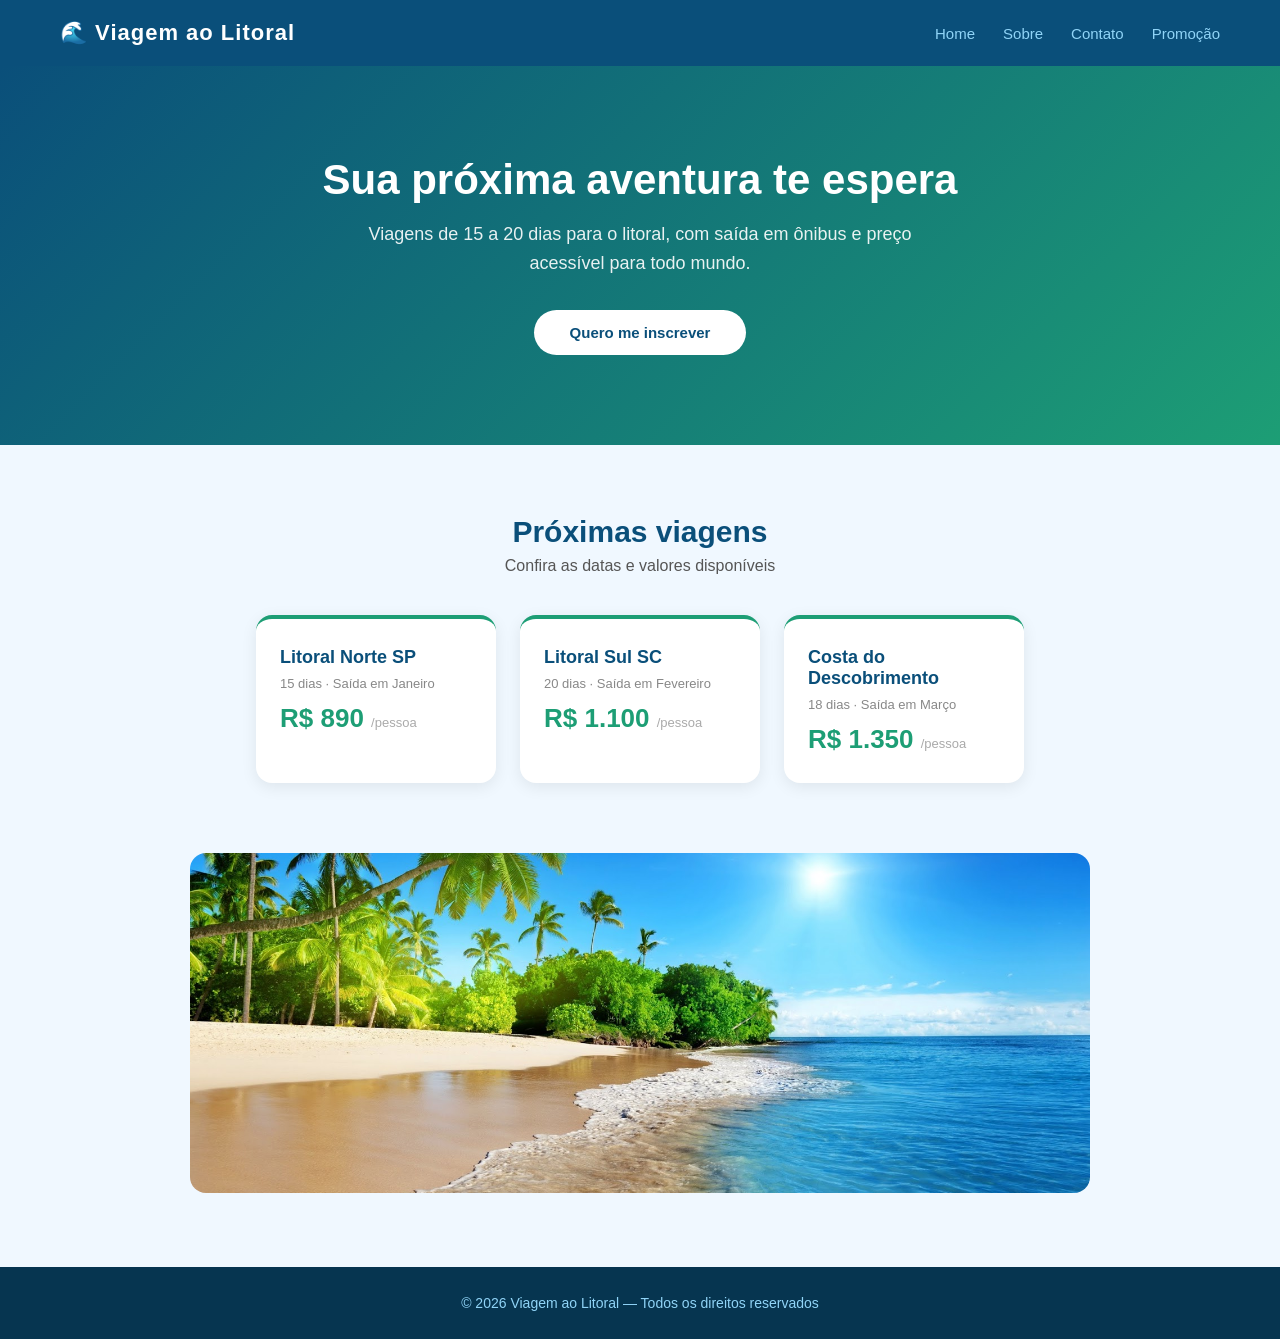
<file: index.html>
<!DOCTYPE html>
<html lang="pt-BR">
  <head>
    <meta charset="UTF-8">
    <title>Viagem ao Litoral</title>
    <link rel="stylesheet" href="css/style.css">
  </head>
  <body>

    <header>
      <h1>🌊 Viagem ao Litoral</h1>
      <nav>
        <a href="index.html">Home</a>
        <a href="sobre.html">Sobre</a>
        <a href="contato.html">Contato</a>
        <a href="promo/index.html">Promoção</a>
      </nav>
    </header>

    <main>

      <section class="hero">
        <h2>Sua próxima aventura te espera</h2>
        <p>Viagens de 15 a 20 dias para o litoral, com saída em ônibus e preço acessível para todo mundo.</p>
        <a href="contato.html" class="btn">Quero me inscrever</a>
      </section>

      <section class="viagens">
        <h2>Próximas viagens</h2>
        <p>Confira as datas e valores disponíveis</p>
        <div class="cards">
          <div class="card">
            <div class="destino">Litoral Norte SP</div>
            <div class="duracao">15 dias · Saída em Janeiro</div>
            <div class="preco">R$ 890 <span>/pessoa</span></div>
          </div>
          <div class="card">
            <div class="destino">Litoral Sul SC</div>
            <div class="duracao">20 dias · Saída em Fevereiro</div>
            <div class="preco">R$ 1.100 <span>/pessoa</span></div>
          </div>
          <div class="card">
            <div class="destino">Costa do Descobrimento</div>
            <div class="duracao">18 dias · Saída em Março</div>
            <div class="preco">R$ 1.350 <span>/pessoa</span></div>
          </div>
        </div>
      </section>

      <section class="galeria">
        <img src="img/praia.png" alt="Foto da praia">
      </section>

    </main>

    <footer>
      <p>© 2026 Viagem ao Litoral — Todos os direitos reservados</p>
    </footer>

  </body>
</html>
</file>
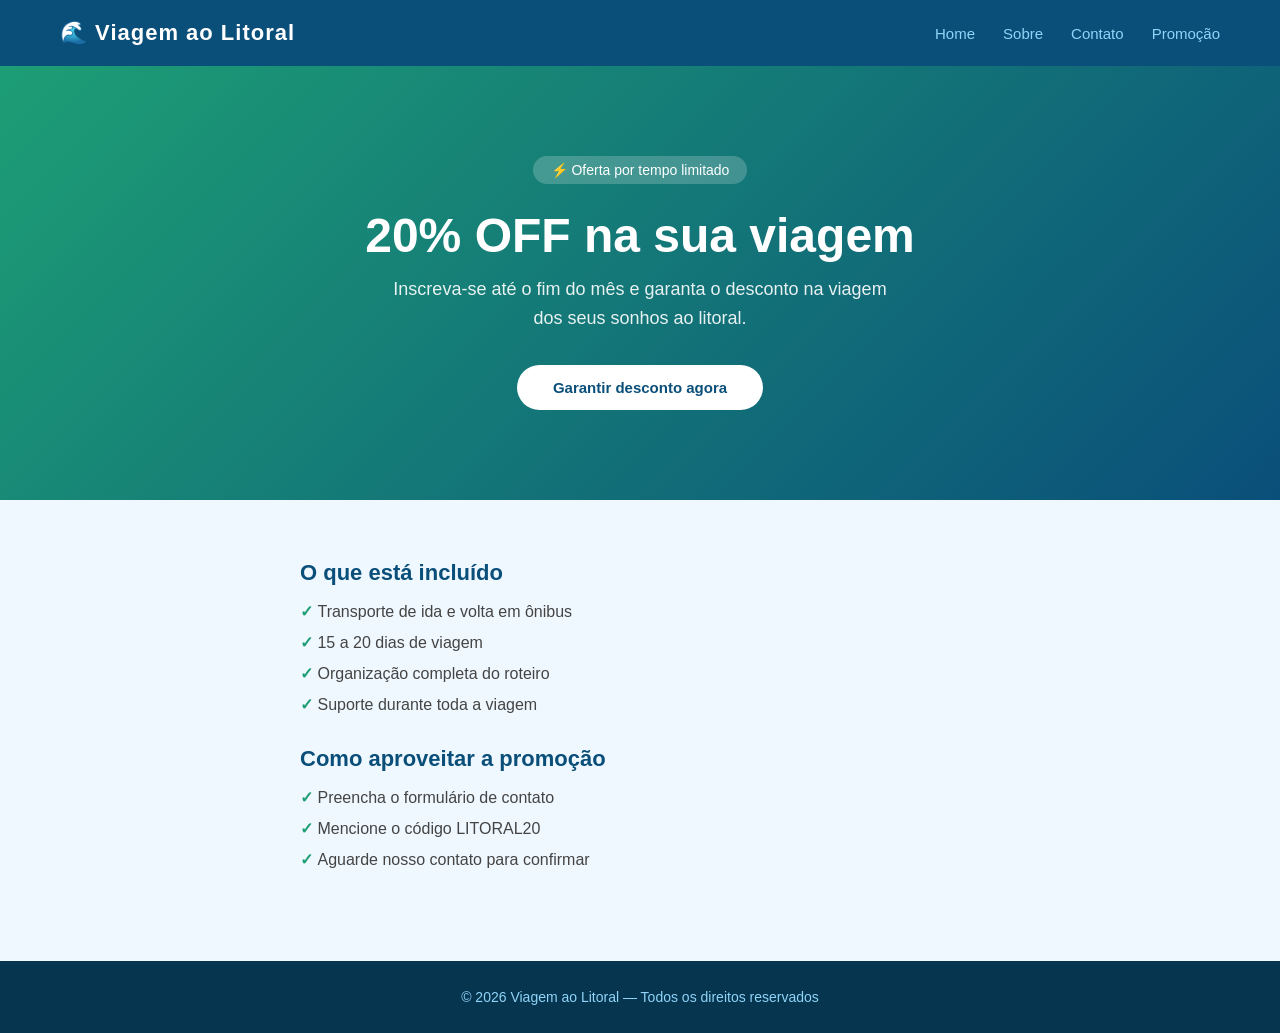
<file: promo/index.html>
<!DOCTYPE html>
<html lang="pt-BR">
  <head>
    <meta charset="UTF-8">
    <title>Promoção — Viagem ao Litoral</title>
    <link rel="stylesheet" href="../css/style.css">
  </head>
  <body>

    <header>
      <h1>🌊 Viagem ao Litoral</h1>
      <nav>
        <a href="../index.html">Home</a>
        <a href="../sobre.html">Sobre</a>
        <a href="../contato.html">Contato</a>
        <a href="index.html">Promoção</a>
      </nav>
    </header>

    <main>

      <section class="promo-hero">
        <div class="tag">⚡ Oferta por tempo limitado</div>
        <h2>20% OFF na sua viagem</h2>
        <p>Inscreva-se até o fim do mês e garanta o desconto na viagem dos seus sonhos ao litoral.</p>
        <a href="../contato.html" class="btn">Garantir desconto agora</a>
      </section>

      <section class="promo-detalhes">
        <h3>O que está incluído</h3>
        <ul>
          <li>Transporte de ida e volta em ônibus</li>
          <li>15 a 20 dias de viagem</li>
          <li>Organização completa do roteiro</li>
          <li>Suporte durante toda a viagem</li>
        </ul>

        <h3>Como aproveitar a promoção</h3>
        <ul>
          <li>Preencha o formulário de contato</li>
          <li>Mencione o código LITORAL20</li>
          <li>Aguarde nosso contato para confirmar</li>
        </ul>
      </section>

    </main>

    <footer>
      <p>© 2026 Viagem ao Litoral — Todos os direitos reservados</p>
    </footer>

  </body>
</html>
</file>
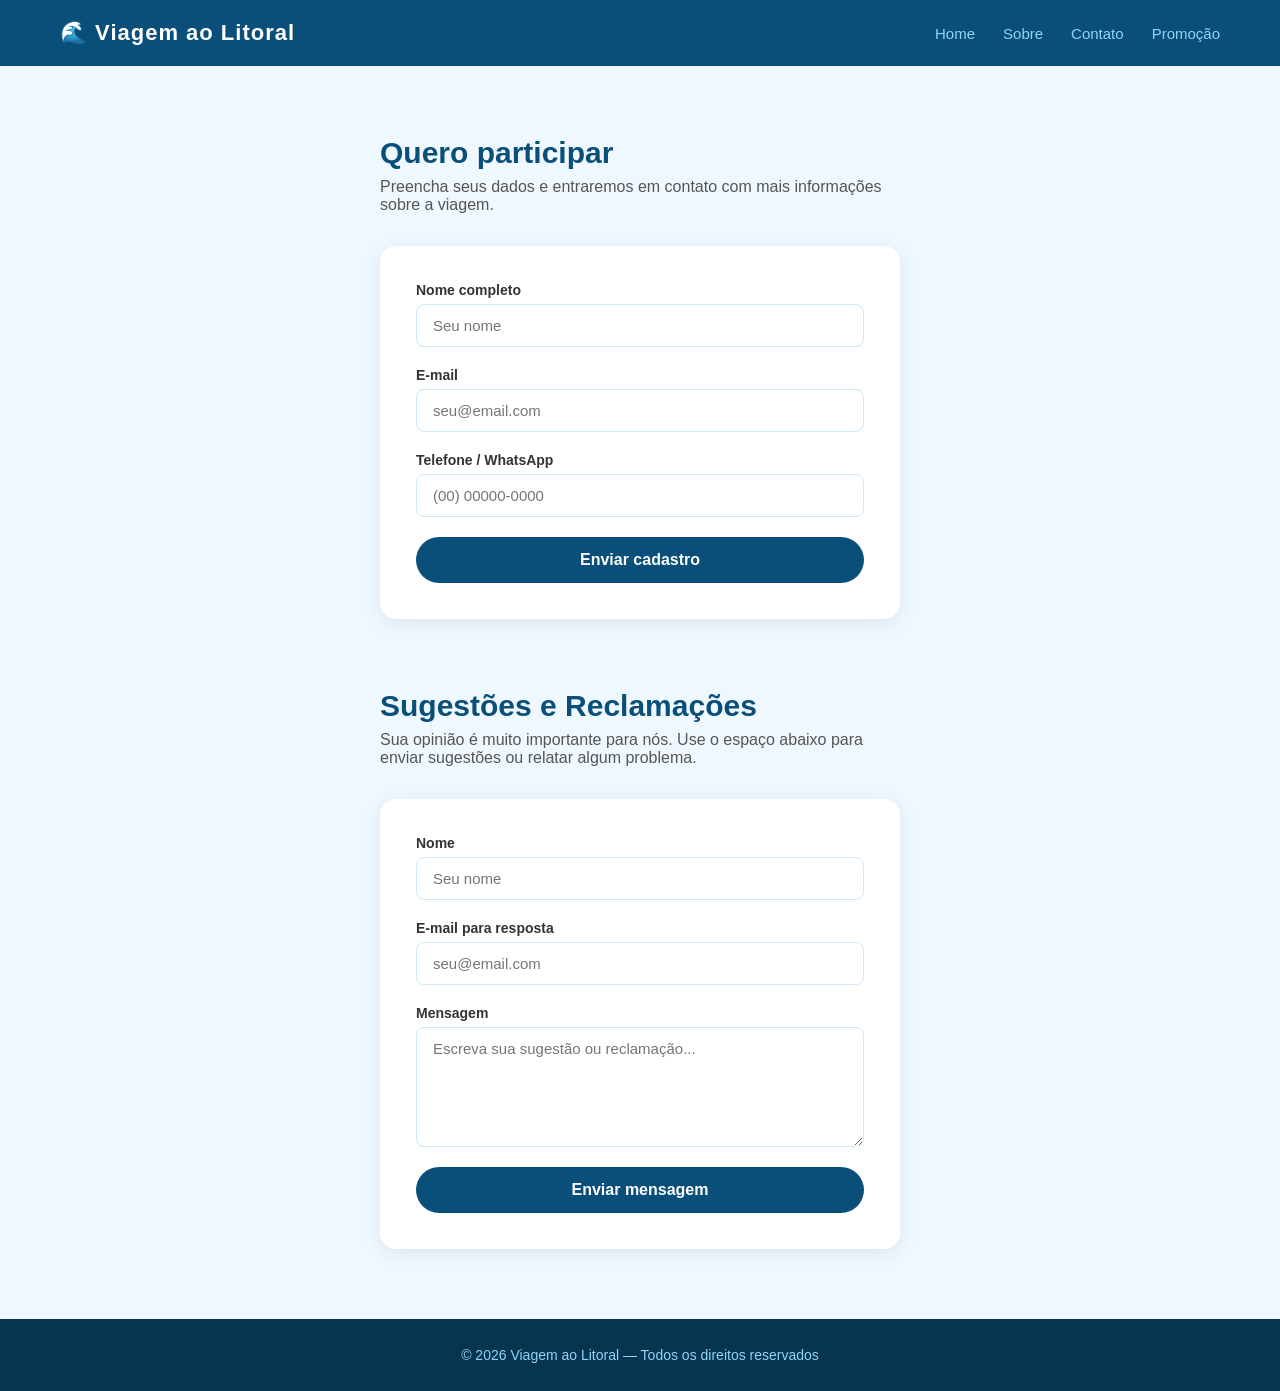
<file: contato.html>
<!DOCTYPE html>
<html lang="pt-BR">
  <head>
    <meta charset="UTF-8">
    <title>Contato — Viagem ao Litoral</title>
    <link rel="stylesheet" href="css/style.css">
  </head>
  <body>

    <header>
      <h1>🌊 Viagem ao Litoral</h1>
      <nav>
        <a href="index.html">Home</a>
        <a href="sobre.html">Sobre</a>
        <a href="contato.html">Contato</a>
        <a href="promo/index.html">Promoção</a>
      </nav>
    </header>

    <main>

      <section class="contato-section">
        <h2>Quero participar</h2>
        <p>Preencha seus dados e entraremos em contato com mais informações sobre a viagem.</p>

        <form class="formulario">
          <label>
            Nome completo
            <input type="text" placeholder="Seu nome">
          </label>
          <label>
            E-mail
            <input type="email" placeholder="seu@email.com">
          </label>
          <label>
            Telefone / WhatsApp
            <input type="tel" id="telefone" placeholder="(00) 00000-0000" maxlength="15">
          </label>
          <button type="submit">Enviar cadastro</button>
        </form>
      </section>

      <section class="contato-section" style="margin-top: 0; padding-top: 0;">
        <h2>Sugestões e Reclamações</h2>
        <p>Sua opinião é muito importante para nós. Use o espaço abaixo para enviar sugestões ou relatar algum problema.</p>

        <form class="formulario">
          <label>
            Nome
            <input type="text" placeholder="Seu nome">
          </label>
          <label>
            E-mail para resposta
            <input type="email" placeholder="seu@email.com">
          </label>
          <label>
            Mensagem
            <textarea placeholder="Escreva sua sugestão ou reclamação..." style="padding: 12px 16px; border: 1.5px solid #d0e8f5; border-radius: 8px; font-size: 15px; outline: none; resize: vertical; min-height: 120px; font-family: inherit;"></textarea>
          </label>
          <button type="submit">Enviar mensagem</button>
        </form>
      </section>

    </main>

    <footer>
      <p>© 2026 Viagem ao Litoral — Todos os direitos reservados</p>
    </footer>

    <script>
      const tel = document.getElementById('telefone');
      tel.addEventListener('input', function () {
        let v = this.value.replace(/\D/g, '');
        if (v.length > 11) v = v.slice(0, 11);
        if (v.length <= 10) {
          v = v.replace(/^(\d{2})(\d{4})(\d{0,4})/, '($1) $2-$3');
        } else {
          v = v.replace(/^(\d{2})(\d{5})(\d{0,4})/, '($1) $2-$3');
        }
        this.value = v;
      });
    </script>

  </body>
</html>
</file>
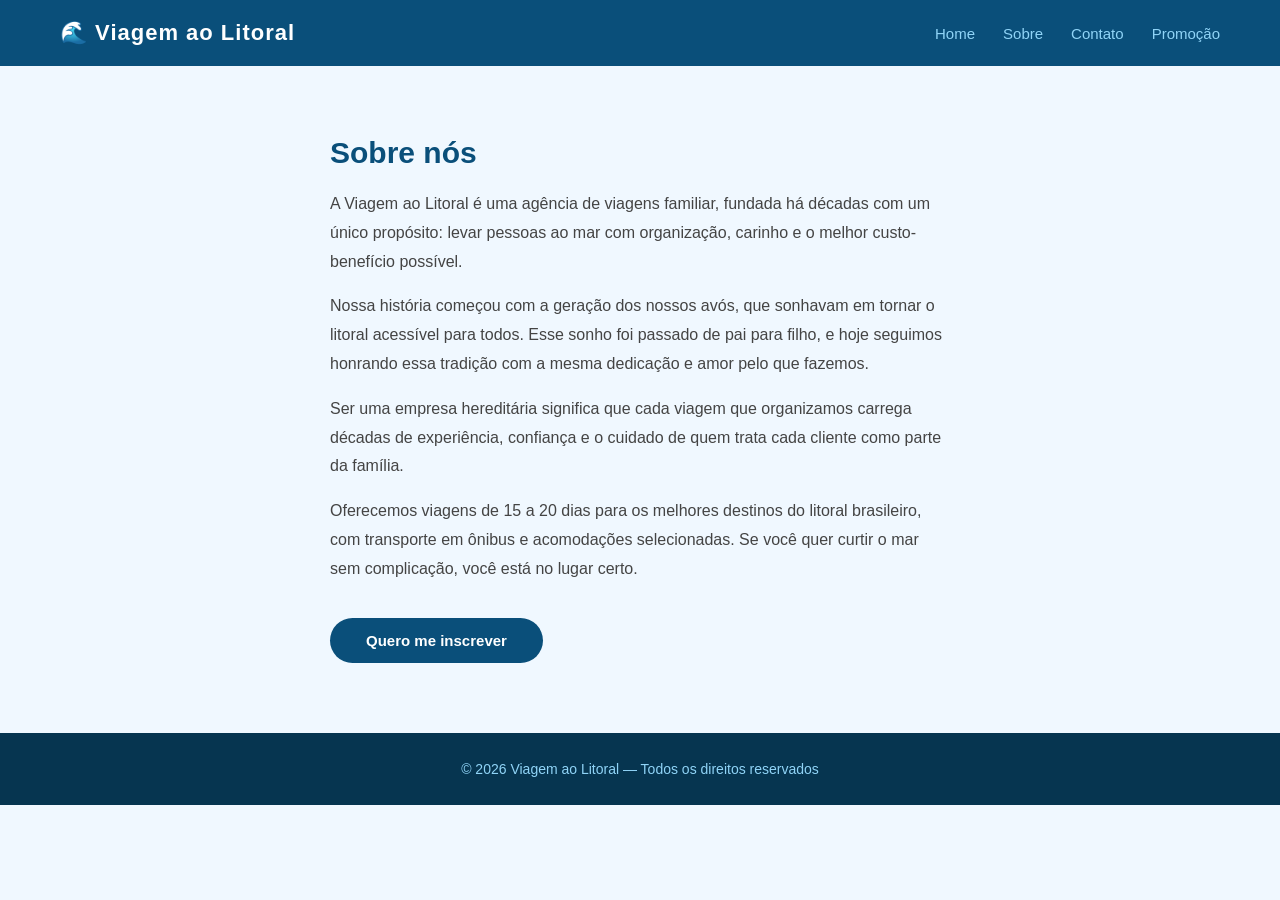
<file: sobre.html>
<!DOCTYPE html>
<html lang="pt-BR">
  <head>
    <meta charset="UTF-8">
    <title>Sobre — Viagem ao Litoral</title>
    <link rel="stylesheet" href="css/style.css">
  </head>
  <body>

    <header>
      <h1>🌊 Viagem ao Litoral</h1>
      <nav>
        <a href="index.html">Home</a>
        <a href="sobre.html">Sobre</a>
        <a href="contato.html">Contato</a>
        <a href="promo/index.html">Promoção</a>
      </nav>
    </header>

    <main>
      <section class="sobre-section">
        <h2>Sobre nós</h2>
        <p>A Viagem ao Litoral é uma agência de viagens familiar, fundada há décadas com um único propósito: levar pessoas ao mar com organização, carinho e o melhor custo-benefício possível.</p>
        <p>Nossa história começou com a geração dos nossos avós, que sonhavam em tornar o litoral acessível para todos. Esse sonho foi passado de pai para filho, e hoje seguimos honrando essa tradição com a mesma dedicação e amor pelo que fazemos.</p>
        <p>Ser uma empresa hereditária significa que cada viagem que organizamos carrega décadas de experiência, confiança e o cuidado de quem trata cada cliente como parte da família.</p>
        <p>Oferecemos viagens de 15 a 20 dias para os melhores destinos do litoral brasileiro, com transporte em ônibus e acomodações selecionadas. Se você quer curtir o mar sem complicação, você está no lugar certo.</p>
        <br>
        <a href="contato.html" class="btn" style="background-color:#0a4f7a; color:white;">Quero me inscrever</a>
      </section>
    </main>

    <footer>
      <p>© 2026 Viagem ao Litoral — Todos os direitos reservados</p>
    </footer>

  </body>
</html>
</file>
<file: css/style.css>
/* ── Reset & Base ── */
* {
  margin: 0;
  padding: 0;
  box-sizing: border-box;
}

body {
  font-family: 'Segoe UI', Arial, sans-serif;
  background-color: #f0f8ff;
  color: #1a1a2e;
}

/* ── Header ── */
header {
  background-color: #0a4f7a;
  padding: 20px 60px;
  display: flex;
  align-items: center;
  justify-content: space-between;
}

header h1 {
  color: white;
  font-size: 22px;
  font-weight: 700;
  letter-spacing: 1px;
}

nav {
  display: flex;
  gap: 28px;
}

nav a {
  color: #90d4f7;
  text-decoration: none;
  font-size: 15px;
  font-weight: 500;
  transition: color 0.2s;
}

nav a:hover {
  color: white;
}

/* ── Hero ── */
.hero {
  background: linear-gradient(135deg, #0a4f7a 0%, #1d9e75 100%);
  color: white;
  padding: 90px 60px;
  text-align: center;
}

.hero h2 {
  font-size: 42px;
  font-weight: 700;
  margin-bottom: 16px;
}

.hero p {
  font-size: 18px;
  opacity: 0.9;
  max-width: 560px;
  margin: 0 auto 32px;
  line-height: 1.6;
}

.btn {
  display: inline-block;
  background-color: white;
  color: #0a4f7a;
  padding: 14px 36px;
  border-radius: 40px;
  text-decoration: none;
  font-weight: 700;
  font-size: 15px;
  transition: transform 0.2s, box-shadow 0.2s;
}

.btn:hover {
  transform: translateY(-2px);
  box-shadow: 0 8px 20px rgba(0,0,0,0.2);
}

/* ── Seção de viagens ── */
.viagens {
  padding: 70px 60px;
  text-align: center;
}

.viagens h2 {
  font-size: 30px;
  color: #0a4f7a;
  margin-bottom: 8px;
}

.viagens > p {
  color: #555;
  margin-bottom: 40px;
}

.cards {
  display: flex;
  gap: 24px;
  justify-content: center;
  flex-wrap: wrap;
}

.card {
  background: white;
  border-radius: 16px;
  padding: 28px 24px;
  width: 240px;
  box-shadow: 0 4px 16px rgba(0,0,0,0.08);
  text-align: left;
  border-top: 4px solid #1d9e75;
}

.card .destino {
  font-size: 18px;
  font-weight: 700;
  color: #0a4f7a;
  margin-bottom: 8px;
}

.card .duracao {
  font-size: 13px;
  color: #888;
  margin-bottom: 12px;
}

.card .preco {
  font-size: 26px;
  font-weight: 700;
  color: #1d9e75;
}

.card .preco span {
  font-size: 13px;
  color: #aaa;
  font-weight: 400;
}

/* ── Galeria ── */
.galeria {
  padding: 0 60px 70px;
  text-align: center;
}

.galeria img {
  width: 100%;
  max-width: 900px;
  height: 340px;
  object-fit: cover;
  border-radius: 16px;
}

/* ── Footer ── */
footer {
  background-color: #063550;
  color: #90d4f7;
  text-align: center;
  padding: 28px;
  font-size: 14px;
}

/* ── Página Contato ── */
.contato-section {
  max-width: 560px;
  margin: 70px auto;
  padding: 0 20px;
}

.contato-section h2 {
  font-size: 30px;
  color: #0a4f7a;
  margin-bottom: 8px;
}

.contato-section > p {
  color: #555;
  margin-bottom: 32px;
}

.formulario {
  background: white;
  padding: 36px;
  border-radius: 16px;
  box-shadow: 0 4px 20px rgba(0,0,0,0.08);
  display: flex;
  flex-direction: column;
  gap: 20px;
}

.formulario label {
  display: flex;
  flex-direction: column;
  gap: 6px;
  font-size: 14px;
  font-weight: 600;
  color: #333;
}

.formulario input {
  padding: 12px 16px;
  border: 1.5px solid #d0e8f5;
  border-radius: 8px;
  font-size: 15px;
  outline: none;
  transition: border-color 0.2s;
}

.formulario input:focus {
  border-color: #0a4f7a;
}

.formulario button {
  background-color: #0a4f7a;
  color: white;
  border: none;
  padding: 14px;
  border-radius: 40px;
  font-size: 16px;
  font-weight: 700;
  cursor: pointer;
  transition: background-color 0.2s;
}

.formulario button:hover {
  background-color: #1d9e75;
}

/* ── Página Sobre ── */
.sobre-section {
  max-width: 700px;
  margin: 70px auto;
  padding: 0 40px;
}

.sobre-section h2 {
  font-size: 30px;
  color: #0a4f7a;
  margin-bottom: 20px;
}

.sobre-section p {
  font-size: 16px;
  line-height: 1.8;
  color: #444;
  margin-bottom: 16px;
}

/* ── Página Promo ── */
.promo-hero {
  background: linear-gradient(135deg, #1d9e75 0%, #0a4f7a 100%);
  color: white;
  padding: 90px 60px;
  text-align: center;
}

.promo-hero h2 {
  font-size: 48px;
  font-weight: 700;
  margin-bottom: 12px;
}

.promo-hero .tag {
  display: inline-block;
  background: rgba(255,255,255,0.2);
  padding: 6px 18px;
  border-radius: 40px;
  font-size: 14px;
  margin-bottom: 24px;
}

.promo-hero p {
  font-size: 18px;
  opacity: 0.9;
  max-width: 500px;
  margin: 0 auto 32px;
  line-height: 1.6;
}

.promo-detalhes {
  padding: 60px;
  max-width: 800px;
  margin: 0 auto;
}

.promo-detalhes h3 {
  font-size: 22px;
  color: #0a4f7a;
  margin-bottom: 16px;
}

.promo-detalhes ul {
  list-style: none;
  display: flex;
  flex-direction: column;
  gap: 12px;
  margin-bottom: 32px;
}

.promo-detalhes ul li::before {
  content: "✓ ";
  color: #1d9e75;
  font-weight: 700;
}

.promo-detalhes ul li {
  font-size: 16px;
  color: #444;
}
</file>
